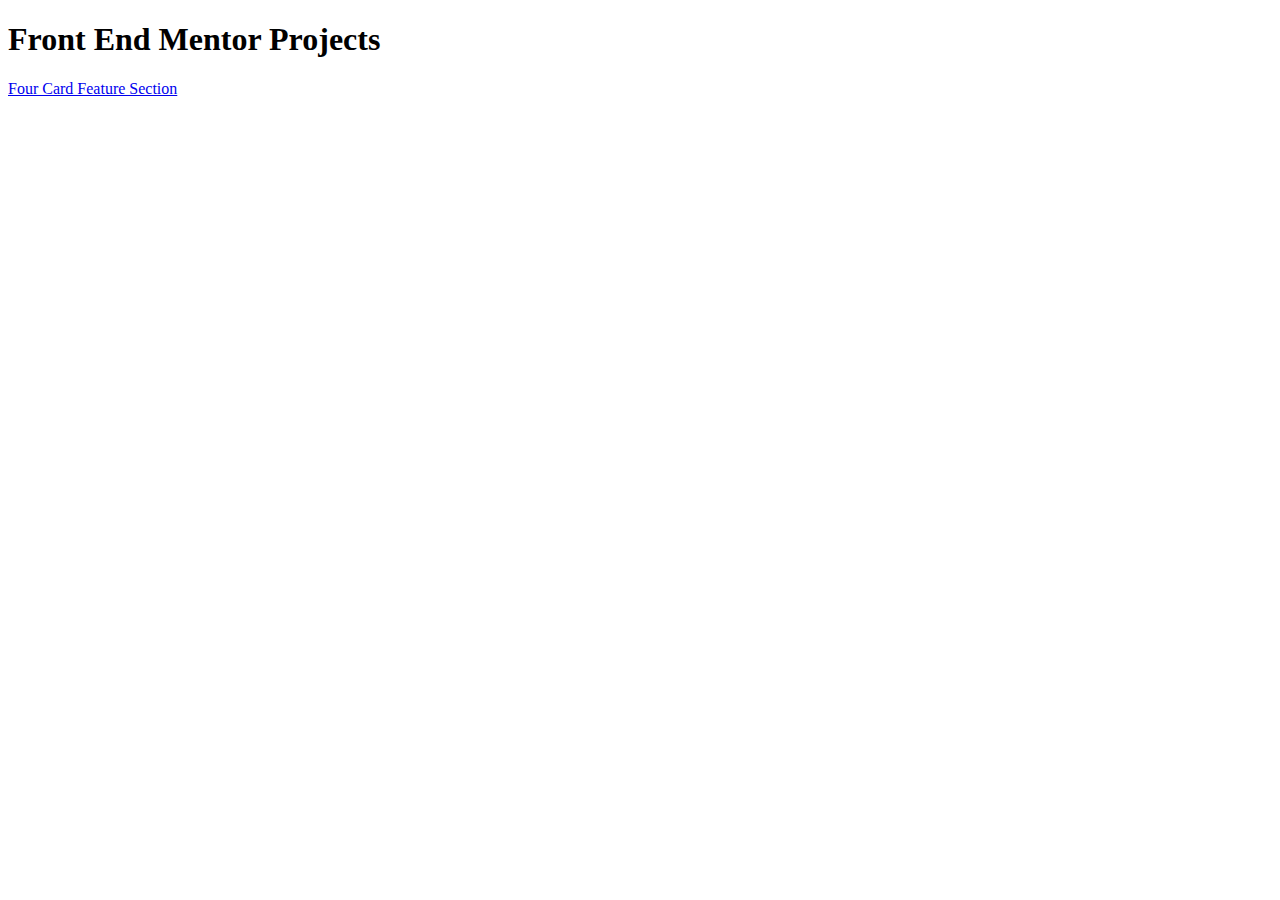
<file: index.html>
<!DOCTYPE html>
<html lang="en">

<head>
    <meta charset="UTF-8">
    <meta name="viewport" content="width=device-width, initial-scale=1.0">
    <title>Main page of Frontend Mentor Projects</title>
</head>

<body>
    <h1>Front End Mentor Projects</h1>
    <a href="/four-card-feature-section-master/index.html">Four Card Feature Section</a>
</body>

</html>
</file>
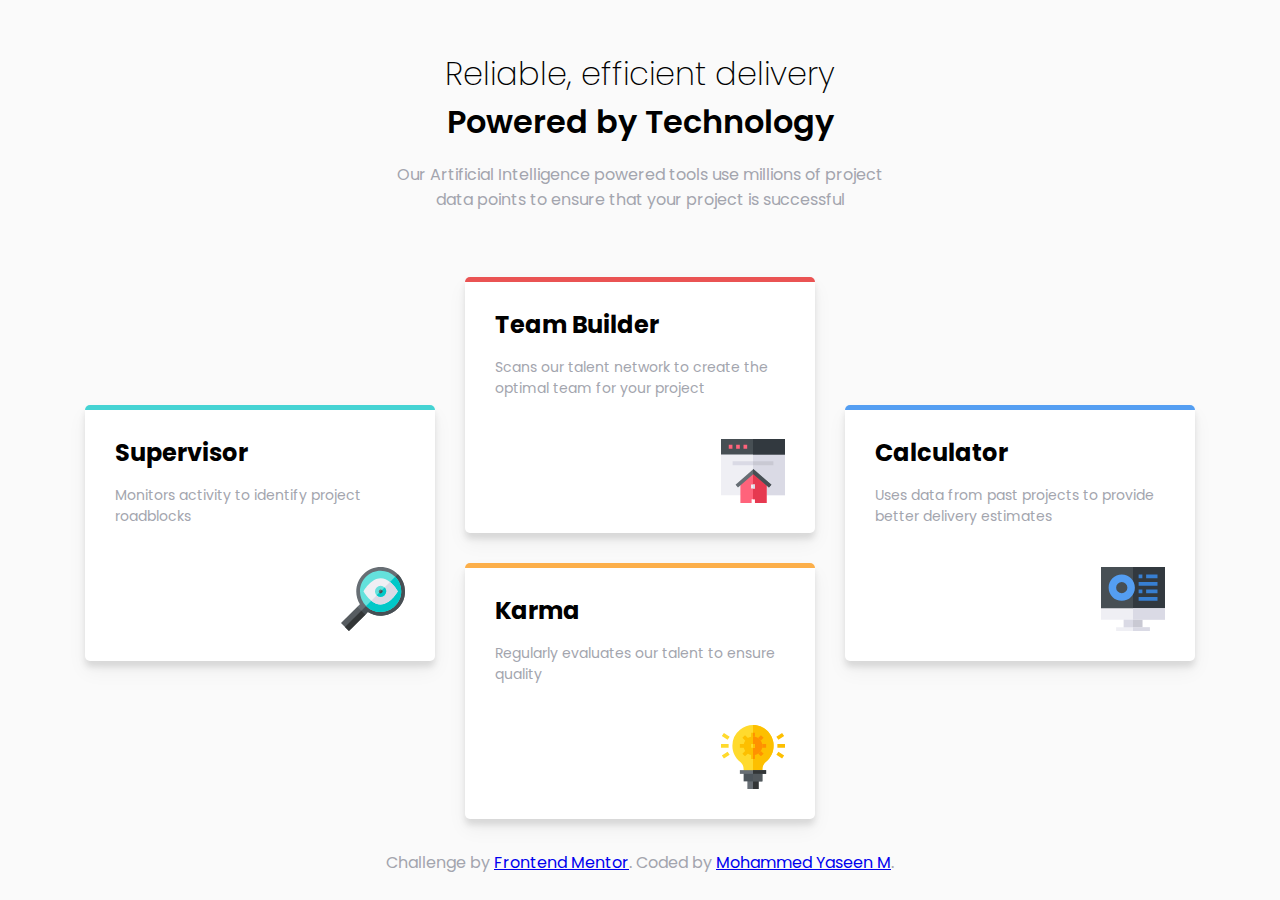
<file: four-card-feature-section-master/index.html>
<!DOCTYPE html>
<html lang="en">

<head>
  <meta charset="UTF-8">
  <meta name="viewport" content="width=device-width, initial-scale=1.0">

  <link rel="icon" type="image/png" sizes="32x32" href="./images/favicon-32x32.png">

  <title>Frontend Mentor | Four card feature section</title>
  <link rel="stylesheet" href="style.css">

</head>

<body>
  <header>
    <h1>
      Reliable, efficient delivery
      <span class="strong">Powered by Technology</span>
    </h1>

    <p>Our Artificial Intelligence powered tools use millions of project data points
      to ensure that your project is successful</p>
  </header>

  <div class="container">
    <div class="box box-cyan box-push">
      <h2>Supervisor</h2>
      <p>Monitors activity to identify project roadblocks</p>
      <img src="images/icon-supervisor.svg" alt="supervisor">
    </div>

    <div class="box box-red">
      <h2>Team Builder</h2>
      <p>Scans our talent network to create the optimal team for your project</p>
      <img src="images/icon-team-builder.svg" alt="team-builder">
    </div>

    <div class="box box-blue box-push">
      <h2>Calculator</h2>
      <p>Uses data from past projects to provide better delivery estimates</p>
      <img src="images/icon-calculator.svg" alt="calculator">
    </div>

    <div class="box box-orange">
      <h2>Karma</h2>
      <p>Regularly evaluates our talent to ensure quality</p>
      <img src="images/icon-karma.svg" alt="karma">
    </div>


  </div>

  <footer>
    <p>
      Challenge by <a href="https://www.frontendmentor.io?ref=challenge" target="_blank">Frontend Mentor</a>.
      Coded by <a href="https://md-yaseen.github.io">Mohammed Yaseen M</a>.
    </p>
  </footer>
</body>

</html>
</file>
<file: four-card-feature-section-master/style.css>
@import url('https://fonts.googleapis.com/css2?family=Poppins:wght@200;400;600&display=swap');

* {
    box-sizing: border-box;
}

body {
    font-family: 'Poppins', sans-serif;
    background: hsl(0, 0%, 98%);
}

header {
    margin: 50px auto;
    max-width: 500px;
    text-align: center;
}

h1 {
    font-weight: 200;
    margin: 0;
}

h1 span {
    font-weight: 600;
}

p {
    color: hsl(229, 6%, 66%);
}

.container {
    display: flex;
    flex-wrap: wrap;
    justify-content: center;
    margin: 0 auto;
    max-width:  1140px;
}

.box {
    background-color: #fff;
    box-shadow: 0 10px 20px rgba(0, 0, 0, 0.05), 0 6px 6px rgba(0, 0, 0, 0.1);
    border-radius: 5px;
    padding: 30px;
    position: relative;
    overflow: hidden;
    margin: 15px;
    width: 350px;
}

.box::after {
    content: '';
    position: absolute;
    top: 0;
    left: 0;
    height: 5px;
    width: 100%;
}

.box-cyan::after {
    background-color :hsl(180, 62%, 55%);
}

.box-red::after {
    background-color: hsl(0, 78%, 62%);
}

.box-orange::after {
    background-color: hsl(34, 97%, 64%);
}

.box-blue::after {
    background-color: hsl(212, 86%, 64%);
}

.box-push {
    transform: translateY(50%);
}

.box h2 {
    margin: 0;
}

.box p {
    font-size: 14px;
    margin: 15px 0 40px;
}

.box img {
    display: block;
    margin-left: auto;
}

footer {
    text-align: center;
}

@media (max-width: 775px) {
    .box-push {
        transform: translateY(0px);
    }
}
</file>
